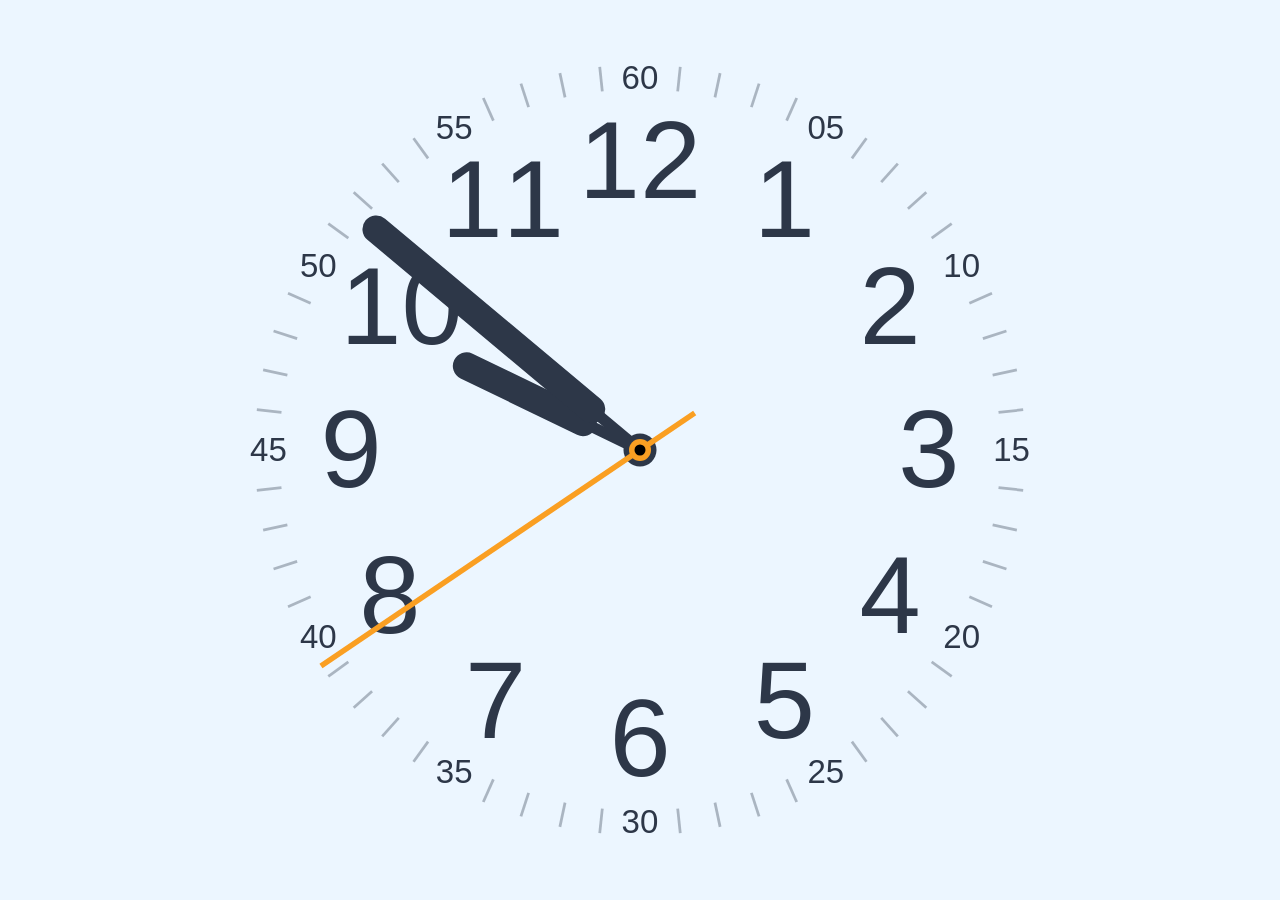
<file: timepiece/time.html>
<!DOCTYPE html>
<html>

<head>

  <meta charset="UTF-8">

  <title>TIME-CZG</title>

    <link rel="stylesheet" href="css/style.css" media="screen" type="text/css" />

</head>

<body>

<div class="fill">
  <div class="reference"></div>
  <div class="clock" id="utility-clock">
    <div class="centre">
      <div class="dynamic"></div>
      <div class="expand round circle-1"></div>
      <div class="anchor hour">
        <div class="element thin-hand"></div>
        <div class="element fat-hand"></div>
      </div>
      <div class="anchor minute">
        <div class="element thin-hand"></div>
        <div class="element fat-hand minute-hand"></div>
      </div>
      <div class="anchor second">
        <div class="element second-hand"></div>
      </div>
      <div class="expand round circle-2"></div>
      <div class="expand round circle-3"></div>
    </div>
  </div>
 
</div>

  <script src="js/index.js"></script>

</body>

</html>
</file>
<file: timepiece/css/style.css>
/* 在 :root 中定义全局变量（作用域为整个文档） */
:root {
  --dial-plate-bg-color: rgba(233, 245, 255, 0.85);
  --pointer-color: #2d3748;
}

body {
  background: var(--dial-plate-bg-color);
}

.clock {
  position: absolute;
  opacity: 1;
}

.fill .clock {
  left: 50%;
  top: 50%;
}

.centre {
  position: absolute;
  top: 50%;
  left: 50%;
  width: 0;
  height: 0;
}

.expand {
  position: absolute;
  top: 0;
  left: 0;
  transform: translate(-50%, -50%);
}

.anchor {
  position: absolute;
  top: 0;
  left: 0;
  width: 0;
  height: 0;
}

.element {
  position: absolute;
  top: 0;
  left: 0;
}

.round {
  border-radius: 296px;
}

.circle-1 {
  background: var(--pointer-color);
  width: 12px;
  height: 12px;
}

.circle-2 {
  background: #FA9F22;
  width: 8px;
  height: 8px;
}

.circle-3 {
  background: black;
  width: 4px;
  height: 4px;
}

.second {
  transform: rotate(180deg);
}

.minute {
  transform: rotate(54deg);
}

.second-hand {
  width: 2px;
  height: 164px;
  background: #FA9F22;
  transform: translate(-50%, -100%) translateY(24px);
}

.hour {
  transform: rotate(304.5deg);
}

.thin-hand {
  width: 4px;
  height: 50px;
  background: var(--pointer-color);
  transform: translate(-50%, -100%);
}

.fat-hand {
  width: 10px;
  height: 57px;
  border-radius: 10px;
  background: var(--pointer-color);
  transform: translate(-50%, -100%) translateY(-18px);
}

.minute-hand {
  height: 112px;
}

.hour-text {
  position: absolute;
  font: 40px Hei, Helvetica, Arial, sans-serif;
  color: var(--pointer-color);
  transform: translate(-50%, -50%);
}

.hour-10 {
  padding-left: 0.4ex;
}

.hour-11 {
  padding-left: 0.25ex;
}

.minute-text {
  position: absolute;
  font: 12px Avenir Next, Helvetica, Arial, sans-serif;
  color: var(--pointer-color);
  transform: translate(-50%, -50%);
}

.minute-line {
  background: var(--pointer-color);
  width: 1px;
  height: 9px;
  transform: translate(-50%, -100%) translateY(-131px);
  opacity: 0.34;
}
</file>
